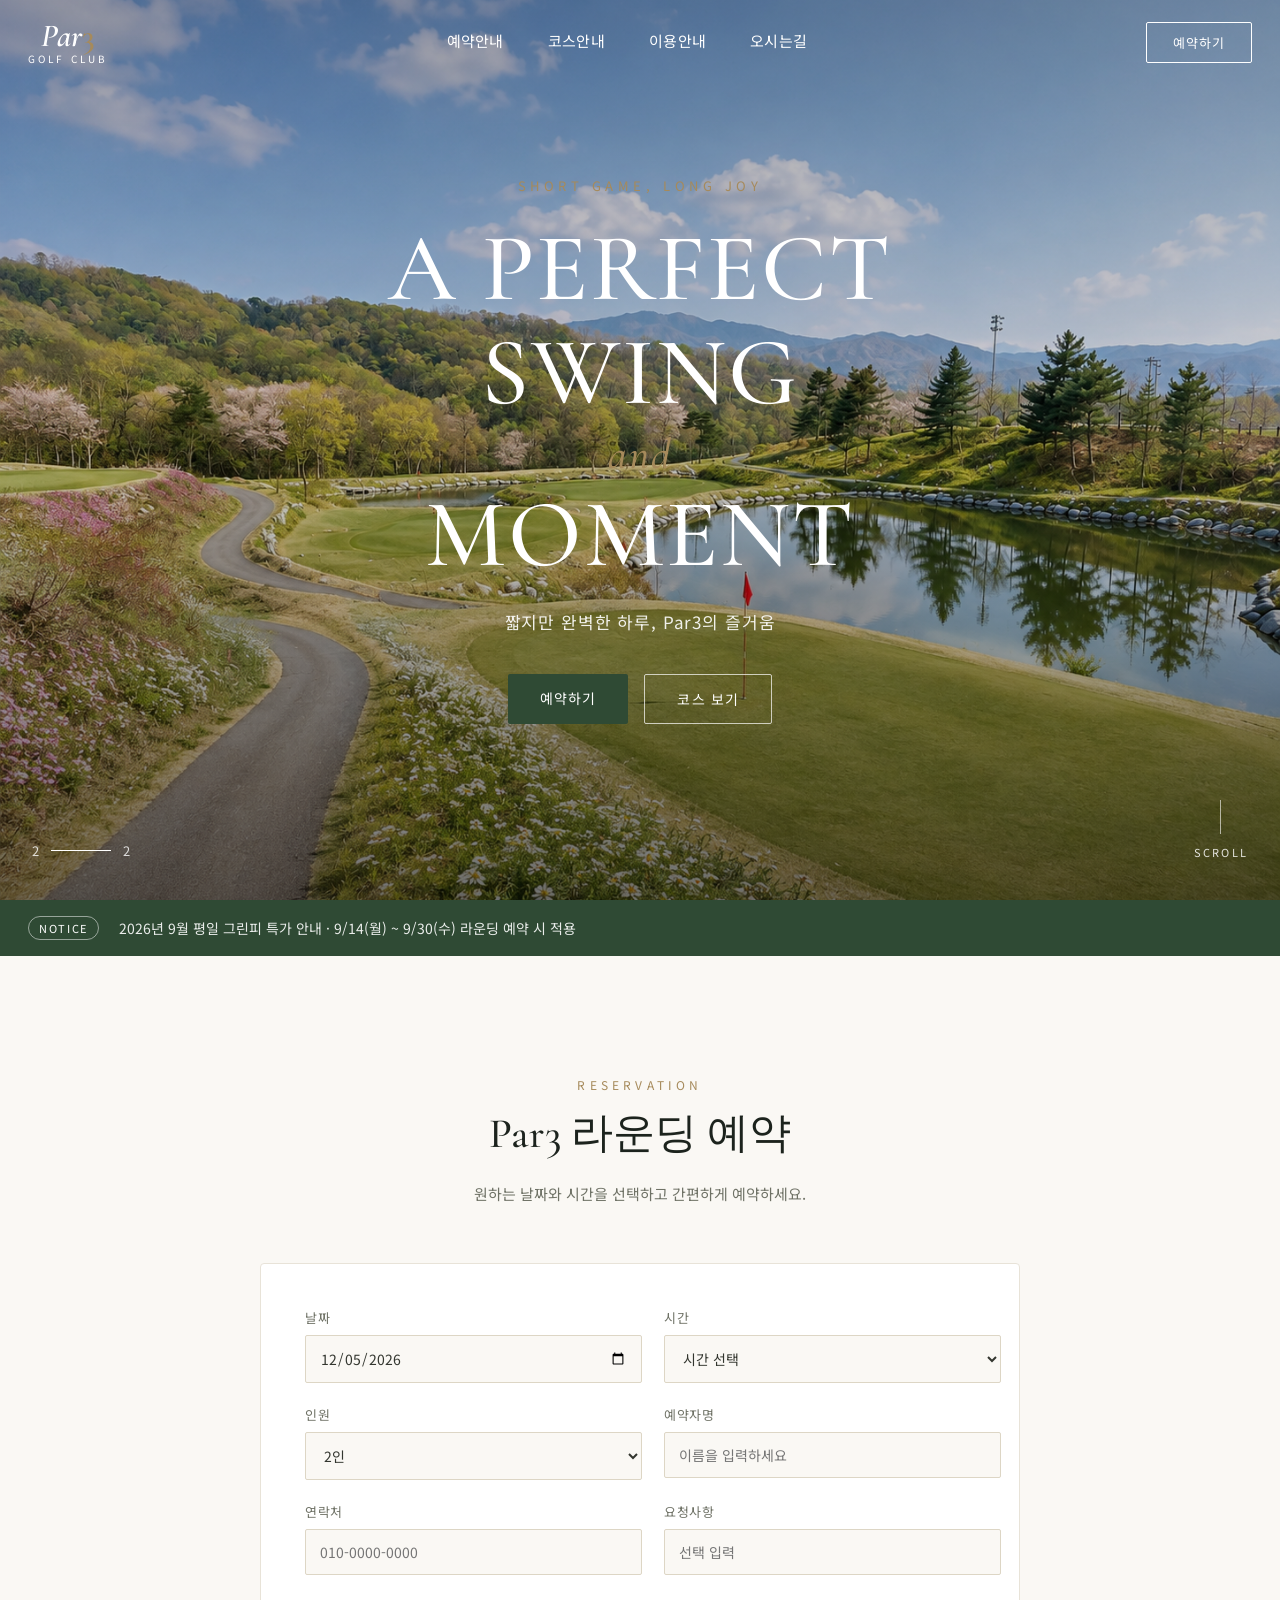
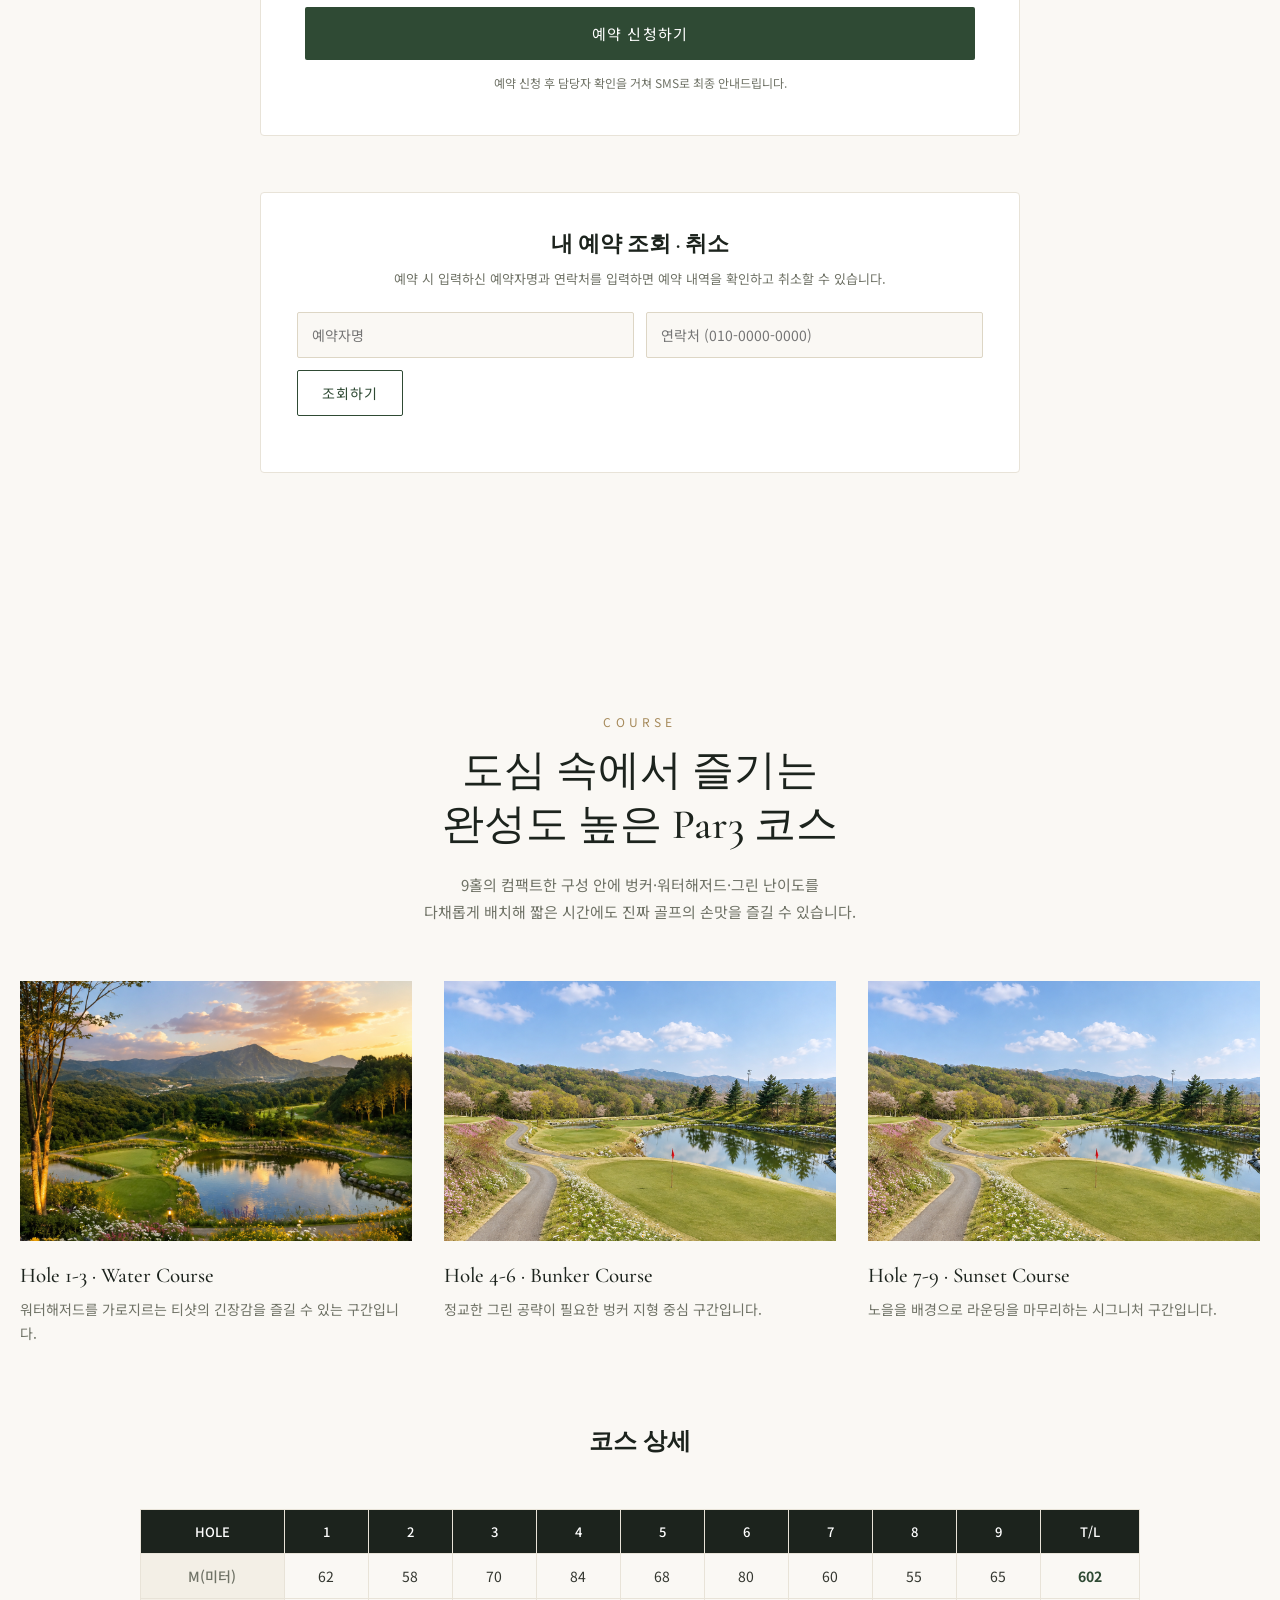
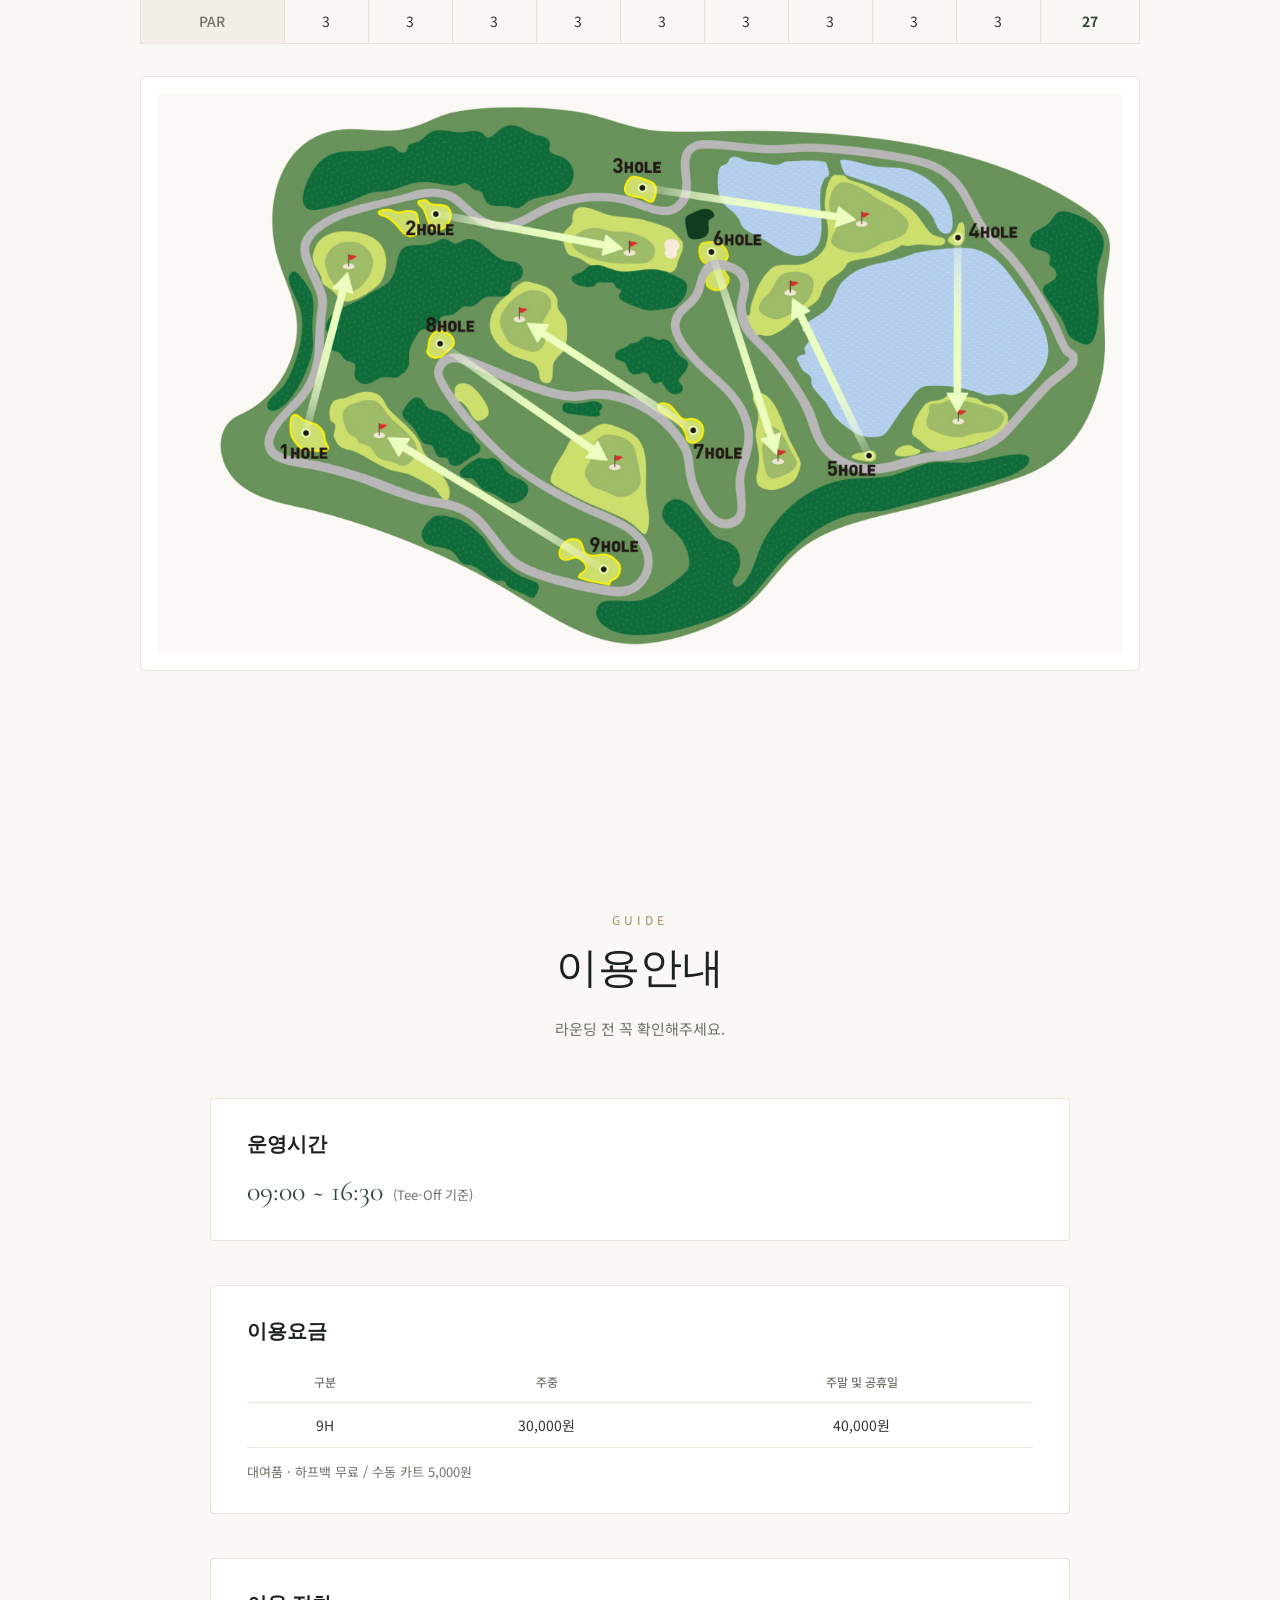
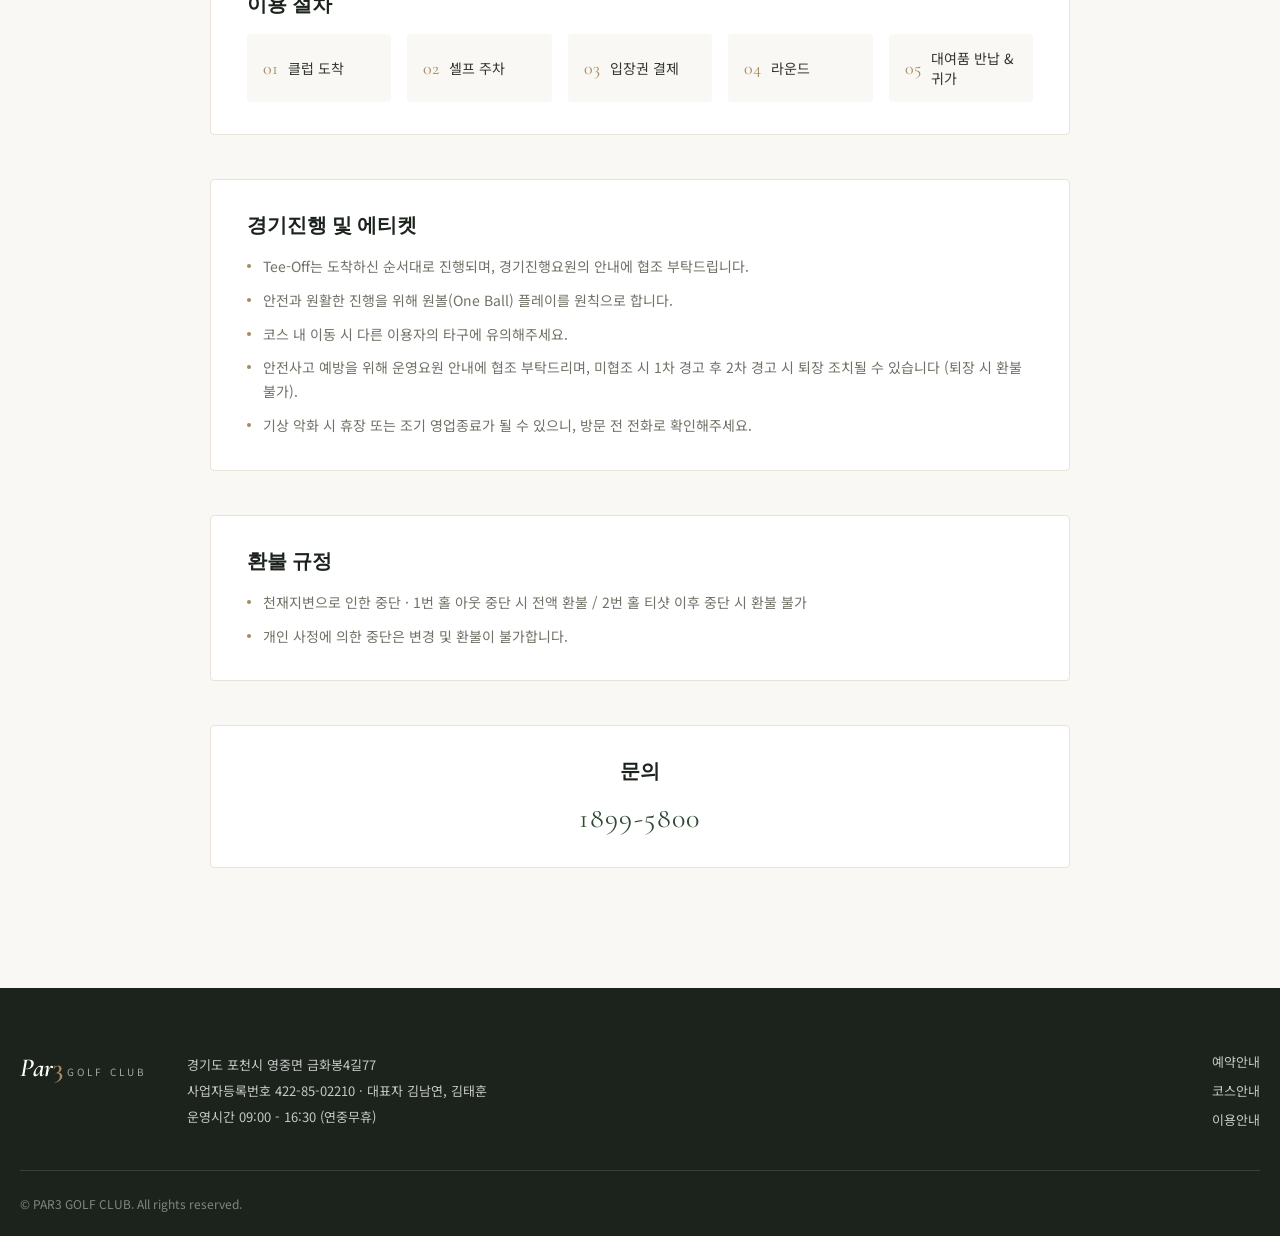
<file: index.html>
<!DOCTYPE html>
<html lang="ko">
<head>
<meta charset="UTF-8">
<meta name="viewport" content="width=device-width, initial-scale=1.0">
<title>PAR3 GOLF CLUB | Par3 골프클럽 예약</title>
<link rel="preconnect" href="https://fonts.googleapis.com">
<link rel="preconnect" href="https://fonts.gstatic.com" crossorigin>
<link href="https://fonts.googleapis.com/css2?family=Cormorant+Garamond:ital,wght@0,400;0,500;0,600;1,500&family=Noto+Sans+KR:wght@300;400;500;600;700&display=swap" rel="stylesheet">
<link rel="stylesheet" href="css/style.css">
</head>
<body>

<!-- Header -->
<header class="header" id="header">
  <div class="header-inner">
    <button class="hamburger" id="hamburgerBtn" aria-label="메뉴 열기">
      <span></span><span></span><span></span>
    </button>

    <a href="#top" class="logo">
      <span class="logo-main">Par<em>3</em></span>
      <span class="logo-sub">GOLF CLUB</span>
    </a>

    <nav class="nav" id="mainNav">
      <a href="#reserve">예약안내</a>
      <a href="#course">코스안내</a>
      <a href="#guide">이용안내</a>
      <a href="#location">오시는길</a>
    </nav>

    <a href="#reserve" class="btn btn-outline header-cta">예약하기</a>
  </div>
</header>

<!-- Mobile Nav Overlay -->
<div class="mobile-nav" id="mobileNav">
  <button class="mobile-nav-close" id="mobileNavClose" aria-label="메뉴 닫기">&times;</button>
  <nav>
    <a href="#reserve">예약안내</a>
    <a href="#course">코스안내</a>
    <a href="#guide">이용안내</a>
    <a href="#location">오시는길</a>
  </nav>
</div>

<!-- Hero -->
<section class="hero" id="top">
  <div class="hero-slides" id="heroSlides">
    <div class="hero-slide is-active" style="background-image:url('images/Par3_image1.png')"></div>
    <div class="hero-slide" style="background-image:url('images/Par3_image2.png')"></div>
  </div>
  <div class="hero-overlay"></div>

  <div class="hero-content">
    <p class="hero-eyebrow">SHORT GAME, LONG JOY</p>
    <h1 class="hero-title">A PERFECT<br>SWING<span class="hero-and">and</span>MOMENT</h1>
    <p class="hero-desc">짧지만 완벽한 하루, Par3의 즐거움</p>
    <div class="hero-actions">
      <a href="#reserve" class="btn btn-solid">예약하기</a>
      <a href="#course" class="btn btn-ghost">코스 보기</a>
    </div>
  </div>

  <div class="hero-pager">
    <span class="hero-pager-current" id="pagerCurrent">1</span>
    <span class="hero-pager-bar"><span id="pagerBar"></span></span>
    <span class="hero-pager-total">2</span>
  </div>

  <button class="scroll-down" id="scrollDown" aria-label="아래로 스크롤">
    <span></span>SCROLL
  </button>
</section>

<!-- Notice bar -->
<section class="notice">
  <div class="notice-inner">
    <span class="notice-tag">NOTICE</span>
    <p>2026년 9월 평일 그린피 특가 안내 · 9/14(월) ~ 9/30(수) 라운딩 예약 시 적용</p>
  </div>
</section>

<!-- Reservation -->
<section class="reserve" id="reserve">
  <div class="section-head">
    <p class="section-eyebrow">RESERVATION</p>
    <h2>Par3 라운딩 예약</h2>
    <p class="section-desc">원하는 날짜와 시간을 선택하고 간편하게 예약하세요.</p>
  </div>

  <form class="reserve-form" id="reserveForm" novalidate>
    <div class="form-grid">
      <div class="form-field">
        <label for="rDate">날짜</label>
        <input type="date" id="rDate" name="date" required>
      </div>
      <div class="form-field">
        <label for="rTime">시간</label>
        <select id="rTime" name="time" required>
          <option value="">시간 선택</option>
        </select>
      </div>
      <div class="form-field">
        <label for="rPeople">인원</label>
        <select id="rPeople" name="people" required>
          <option value="1">1인</option>
          <option value="2" selected>2인</option>
          <option value="3">3인</option>
          <option value="4">4인</option>
        </select>
      </div>
      <div class="form-field">
        <label for="rName">예약자명</label>
        <input type="text" id="rName" name="name" placeholder="이름을 입력하세요" required>
      </div>
      <div class="form-field">
        <label for="rPhone">연락처</label>
        <input type="tel" id="rPhone" name="phone" placeholder="010-0000-0000" required>
      </div>
      <div class="form-field">
        <label for="rRequest">요청사항</label>
        <input type="text" id="rRequest" name="request" placeholder="선택 입력">
      </div>
    </div>

    <p class="form-message" id="formMessage" role="alert"></p>
    <button type="submit" class="btn btn-solid form-submit">예약 신청하기</button>
    <p class="form-note">예약 신청 후 담당자 확인을 거쳐 SMS로 최종 안내드립니다.</p>
  </form>

  <div class="reserve-confirm" id="reserveConfirm">
    <div class="reserve-confirm-box">
      <span class="reserve-confirm-icon">&#10003;</span>
      <h3>예약 신청이 완료되었습니다</h3>
      <p id="confirmSummary"></p>
      <button type="button" class="btn btn-outline" id="confirmClose">닫기</button>
    </div>
  </div>

  <!-- 예약 조회 / 취소 (본인 예약만) -->
  <div class="my-reserve">
    <h3>내 예약 조회 &middot; 취소</h3>
    <p class="my-reserve-desc">예약 시 입력하신 예약자명과 연락처를 입력하면 예약 내역을 확인하고 취소할 수 있습니다.</p>

    <form class="my-reserve-form" id="myReserveForm" novalidate>
      <input type="text" id="myName" placeholder="예약자명" required>
      <input type="tel" id="myPhone" placeholder="연락처 (010-0000-0000)" required>
      <button type="submit" class="btn btn-outline">조회하기</button>
    </form>

    <p class="my-reserve-message" id="myReserveMessage" role="alert"></p>

    <div class="my-reserve-results" id="myReserveResults"></div>
  </div>
</section>

<!-- Course intro -->
<section class="course" id="course">
  <div class="section-head">
    <p class="section-eyebrow">COURSE</p>
    <h2>도심 속에서 즐기는<br>완성도 높은 Par3 코스</h2>
    <p class="section-desc">9홀의 컴팩트한 구성 안에 벙커·워터해저드·그린 난이도를<br>다채롭게 배치해 짧은 시간에도 진짜 골프의 손맛을 즐길 수 있습니다.</p>
  </div>

  <div class="course-grid">
    <article class="course-card">
      <div class="course-card-img" style="background-image:url('images/Par3_image1.png')"></div>
      <h3>Hole 1-3 &middot; Water Course</h3>
      <p>워터해저드를 가로지르는 티샷의 긴장감을 즐길 수 있는 구간입니다.</p>
    </article>
    <article class="course-card">
      <div class="course-card-img" style="background-image:url('images/Par3_image2.png')"></div>
      <h3>Hole 4-6 &middot; Bunker Course</h3>
      <p>정교한 그린 공략이 필요한 벙커 지형 중심 구간입니다.</p>
    </article>
    <article class="course-card">
      <div class="course-card-img" style="background-image:url('images/Par3_image2.png')"></div>
      <h3>Hole 7-9 &middot; Sunset Course</h3>
      <p>노을을 배경으로 라운딩을 마무리하는 시그니처 구간입니다.</p>
    </article>
  </div>

  <!-- 코스 지도 -->
  <div class="course-map-block">
    <h3 class="course-map-title">코스 상세</h3>
    <div class="table-wrap">
      <table class="course-yardage-table">
        <thead>
          <tr>
            <th>HOLE</th><th>1</th><th>2</th><th>3</th><th>4</th><th>5</th><th>6</th><th>7</th><th>8</th><th>9</th><th>T/L</th>
          </tr>
        </thead>
        <tbody>
          <tr>
            <td>M(미터)</td><td>62</td><td>58</td><td>70</td><td>84</td><td>68</td><td>80</td><td>60</td><td>55</td><td>65</td><td><b>602</b></td>
          </tr>
          <tr>
            <td>PAR</td><td>3</td><td>3</td><td>3</td><td>3</td><td>3</td><td>3</td><td>3</td><td>3</td><td>3</td><td><b>27</b></td>
          </tr>
        </tbody>
      </table>
    </div>

    <div class="course-map-image">
      <img src="images/코스.jpg" alt="9홀 코스 배치도" loading="lazy">
    </div>
  </div>
</section>

<!-- 이용안내 -->
<section class="guide" id="guide">
  <div class="section-head">
    <p class="section-eyebrow">GUIDE</p>
    <h2>이용안내</h2>
    <p class="section-desc">라운딩 전 꼭 확인해주세요.</p>
  </div>

  <div class="guide-body">
    <div class="guide-block">
      <h3>운영시간</h3>
      <p class="guide-highlight">09:00 ~ 16:30<span>(Tee-Off 기준)</span></p>
    </div>

    <div class="guide-block">
      <h3>이용요금</h3>
      <div class="table-wrap">
        <table class="guide-table">
          <thead>
            <tr><th>구분</th><th>주중</th><th>주말 및 공휴일</th></tr>
          </thead>
          <tbody>
            <tr><td>9H</td><td>30,000원</td><td>40,000원</td></tr>
          </tbody>
        </table>
      </div>
      <p class="guide-note">대여품 &middot; 하프백 무료 / 수동 카트 5,000원</p>
    </div>

    <div class="guide-block">
      <h3>이용 절차</h3>
      <ol class="guide-steps">
        <li><span>01</span>클럽 도착</li>
        <li><span>02</span>셀프 주차</li>
        <li><span>03</span>입장권 결제</li>
        <li><span>04</span>라운드</li>
        <li><span>05</span>대여품 반납 &amp; 귀가</li>
      </ol>
    </div>

    <div class="guide-block">
      <h3>경기진행 및 에티켓</h3>
      <ul class="guide-list">
        <li>Tee-Off는 도착하신 순서대로 진행되며, 경기진행요원의 안내에 협조 부탁드립니다.</li>
        <li>안전과 원활한 진행을 위해 원볼(One Ball) 플레이를 원칙으로 합니다.</li>
        <li>코스 내 이동 시 다른 이용자의 타구에 유의해주세요.</li>
        <li>안전사고 예방을 위해 운영요원 안내에 협조 부탁드리며, 미협조 시 1차 경고 후 2차 경고 시 퇴장 조치될 수 있습니다 (퇴장 시 환불 불가).</li>
        <li>기상 악화 시 휴장 또는 조기 영업종료가 될 수 있으니, 방문 전 전화로 확인해주세요.</li>
      </ul>
    </div>

    <div class="guide-block">
      <h3>환불 규정</h3>
      <ul class="guide-list">
        <li>천재지변으로 인한 중단 &middot; 1번 홀 아웃 중단 시 전액 환불 / 2번 홀 티샷 이후 중단 시 환불 불가</li>
        <li>개인 사정에 의한 중단은 변경 및 환불이 불가합니다.</li>
      </ul>
    </div>

    <div class="guide-block guide-block-contact">
      <h3>문의</h3>
      <p class="guide-highlight guide-phone">1899-5800</p>
    </div>
  </div>
</section>

<!-- Location / Footer -->
<footer class="footer" id="location">
  <div class="footer-inner">
    <div class="footer-brand">
      <span class="logo-main">Par<em>3</em></span>
      <span class="logo-sub">GOLF CLUB</span>
    </div>
    <div class="footer-info">
      <p>경기도 포천시 영중면 금화봉4길77</p>
      <p>사업자등록번호 422-85-02210 · 대표자 김남연, 김태훈</p>
      <p>운영시간 09:00 - 16:30 (연중무휴)</p>
    </div>
    <div class="footer-links">
      <a href="#reserve">예약안내</a>
      <a href="#course">코스안내</a>
      <a href="#guide">이용안내</a>
    </div>
  </div>
  <p class="footer-copy">&copy; PAR3 GOLF CLUB. All rights reserved.</p>
</footer>

<script src="js/data.js"></script>
<script src="js/main.js"></script>
</body>
</html>
</file>
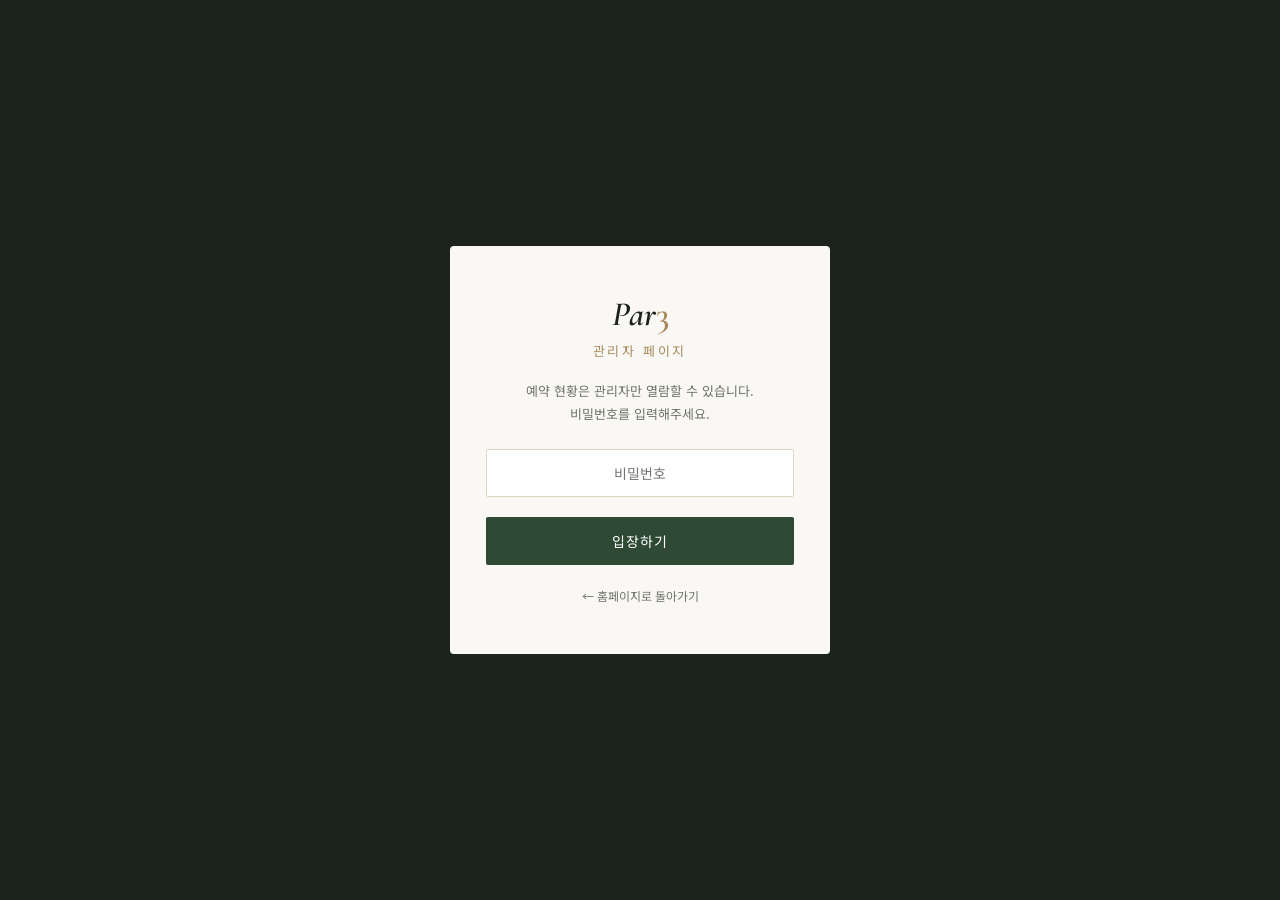
<file: admin.html>
<!DOCTYPE html>
<html lang="ko">
<head>
<meta charset="UTF-8">
<meta name="viewport" content="width=device-width, initial-scale=1.0">
<meta name="robots" content="noindex, nofollow">
<title>예약 현황 관리자 | PAR3 GOLF CLUB</title>
<link rel="preconnect" href="https://fonts.googleapis.com">
<link rel="preconnect" href="https://fonts.gstatic.com" crossorigin>
<link href="https://fonts.googleapis.com/css2?family=Cormorant+Garamond:ital,wght@0,400;0,500;0,600;1,500&family=Noto+Sans+KR:wght@300;400;500;600;700&display=swap" rel="stylesheet">
<link rel="stylesheet" href="css/style.css">
<link rel="stylesheet" href="css/admin.css">
</head>
<body class="admin-body">

<!-- 로그인 게이트 -->
<div class="admin-gate" id="adminGate">
  <form class="admin-gate-box" id="adminLoginForm">
    <span class="logo-main admin-gate-logo">Par<em>3</em></span>
    <p class="admin-gate-sub">관리자 페이지</p>
    <p class="admin-gate-desc">예약 현황은 관리자만 열람할 수 있습니다.<br>비밀번호를 입력해주세요.</p>
    <input type="password" id="adminPassword" placeholder="비밀번호" autocomplete="current-password" required>
    <p class="admin-gate-error" id="adminGateError" hidden>비밀번호가 올바르지 않습니다.</p>
    <button type="submit" class="btn btn-solid admin-gate-submit">입장하기</button>
    <a href="index.html" class="admin-gate-back">← 홈페이지로 돌아가기</a>
  </form>
</div>

<!-- 관리자 콘텐츠 -->
<div class="admin-content" id="adminContent" hidden>
  <header class="admin-header">
    <span class="logo-main">Par<em>3</em></span>
    <span class="admin-header-title">예약 현황 관리자</span>
    <div class="admin-header-actions">
      <a href="index.html" class="btn btn-outline admin-nav-btn">홈페이지</a>
      <button type="button" class="btn btn-ghost-dark admin-logout-btn" id="adminLogoutBtn">로그아웃</button>
    </div>
  </header>

  <main class="status admin-main">
    <div class="section-head">
      <p class="section-eyebrow">STATUS</p>
      <h2>예약 현황</h2>
      <p class="section-desc">날짜별 예약 가능 시간을 확인하거나, 전체 예약 내역을 검색·취소할 수 있습니다.</p>
    </div>

    <div class="status-tabs" role="tablist">
      <button type="button" class="tab-btn is-active" id="tabTimetableBtn" role="tab" aria-selected="true">타임테이블</button>
      <button type="button" class="tab-btn" id="tabListBtn" role="tab" aria-selected="false">전체 예약 목록</button>
      <button type="button" class="tab-btn" id="tabHistoryBtn" role="tab" aria-selected="false">히스토리</button>
    </div>

    <div class="status-panel" id="timetablePanel">
      <div class="status-panel-head">
        <label for="ttDate">조회 날짜</label>
        <input type="date" id="ttDate">
      </div>
      <div class="table-wrap">
        <table class="reserve-table tt-sheet" id="timetableTable">
          <thead>
            <tr>
              <th class="tt-sheet-no">NO</th>
              <th>시간</th>
              <th>예약자명</th>
              <th>비고</th>
              <th></th>
            </tr>
          </thead>
          <tbody id="timetableTableBody"></tbody>
          <tfoot>
            <tr>
              <td colspan="5" id="timetableSubtotal">소계 : 0팀</td>
            </tr>
          </tfoot>
        </table>
      </div>
    </div>

    <div class="status-panel" id="listPanel" hidden>
      <div class="status-panel-head">
        <label for="listDateFilter">조회 날짜</label>
        <input type="date" id="listDateFilter">
        <label for="searchInput" class="sr-only">이름, 연락처, 요청사항 검색</label>
        <input type="text" id="searchInput" placeholder="이름, 연락처, 요청사항으로 검색">
      </div>
      <div class="table-wrap">
        <table class="reserve-table" id="reserveTable">
          <thead>
            <tr>
              <th>날짜</th><th>시간</th><th>이름</th><th>연락처</th><th>인원</th><th>요청사항</th><th></th>
            </tr>
          </thead>
          <tbody id="reserveTableBody"></tbody>
        </table>
      </div>
      <p class="empty-state" id="emptyState" hidden>예약 내역이 없습니다.</p>
    </div>

    <div class="status-panel" id="historyPanel" hidden>
      <div class="status-panel-head">
        <label for="historySearchInput" class="sr-only">이름 또는 연락처 검색</label>
        <input type="text" id="historySearchInput" placeholder="이름 또는 연락처로 검색">
      </div>
      <div class="table-wrap">
        <table class="reserve-table" id="historyTable">
          <thead>
            <tr>
              <th>처리일시</th><th>구분</th><th>날짜</th><th>시간</th><th>이름</th><th>연락처</th><th>인원</th>
            </tr>
          </thead>
          <tbody id="historyTableBody"></tbody>
        </table>
      </div>
      <p class="empty-state" id="historyEmptyState" hidden>히스토리가 없습니다.</p>
    </div>
  </main>
</div>

<script src="js/data.js"></script>
<script src="js/admin.js"></script>
</body>
</html>
</file>
<file: css/style.css>
:root {
  --color-bg: #faf8f4;
  --color-cream: #f3efe6;
  --color-dark: #1c231d;
  --color-green: #2f4a34;
  --color-green-light: #4a6b4f;
  --color-gold: #a68a5b;
  --color-text: #33362f;
  --color-text-light: #6f7266;
  --color-white: #ffffff;
  --font-serif: 'Cormorant Garamond', serif;
  --font-sans: 'Noto Sans KR', sans-serif;
  --header-h: 84px;
}

* { margin: 0; padding: 0; box-sizing: border-box; }

html { scroll-behavior: smooth; }

body {
  font-family: var(--font-sans);
  color: var(--color-text);
  background: var(--color-bg);
  overflow-x: hidden;
}

a { text-decoration: none; color: inherit; }
ul { list-style: none; }
button { font-family: inherit; cursor: pointer; border: none; background: none; }
img { max-width: 100%; display: block; }

.btn {
  display: inline-block;
  padding: 14px 32px;
  font-size: 14px;
  letter-spacing: 0.08em;
  border-radius: 2px;
  transition: all 0.25s ease;
  text-align: center;
}
.btn-solid {
  background: var(--color-green);
  color: var(--color-white);
}
.btn-solid:hover { background: var(--color-dark); }
.btn-outline {
  border: 1px solid var(--color-green);
  color: var(--color-green);
}
.btn-outline:hover { background: var(--color-green); color: var(--color-white); }
.btn-ghost {
  border: 1px solid rgba(255,255,255,0.7);
  color: #fff;
}
.btn-ghost:hover { background: rgba(255,255,255,0.15); }

/* ---------- Header ---------- */
.header {
  position: fixed;
  top: 0; left: 0; right: 0;
  height: var(--header-h);
  z-index: 100;
  background: transparent;
  transition: background 0.3s ease, box-shadow 0.3s ease;
}
.header.is-scrolled {
  background: rgba(250, 248, 244, 0.95);
  box-shadow: 0 2px 12px rgba(0,0,0,0.06);
}
.header-inner {
  max-width: 1280px;
  height: 100%;
  margin: 0 auto;
  padding: 0 28px;
  display: flex;
  align-items: center;
  justify-content: space-between;
}

.logo {
  display: flex;
  flex-direction: column;
  align-items: center;
  line-height: 1;
}
.logo-main {
  font-family: var(--font-serif);
  font-size: 32px;
  font-style: italic;
  font-weight: 600;
  color: var(--color-white);
  transition: color 0.3s ease;
}
.header.is-scrolled .logo-main { color: var(--color-green); }
.logo-main em { font-style: normal; color: var(--color-gold); }
.logo-sub {
  font-size: 10px;
  letter-spacing: 0.3em;
  color: var(--color-white);
  margin-top: 2px;
  transition: color 0.3s ease;
}
.header.is-scrolled .logo-sub { color: var(--color-text-light); }

.nav {
  display: flex;
  gap: 44px;
}
.nav a {
  font-size: 15px;
  color: var(--color-white);
  letter-spacing: 0.02em;
  position: relative;
  padding-bottom: 4px;
  transition: color 0.3s ease;
}
.header.is-scrolled .nav a { color: var(--color-text); }
.nav a::after {
  content: '';
  position: absolute;
  left: 0; bottom: 0;
  width: 0; height: 1px;
  background: currentColor;
  transition: width 0.25s ease;
}
.nav a:hover::after { width: 100%; }

.header-cta {
  padding: 10px 26px;
  font-size: 13px;
  border-color: var(--color-white);
  color: var(--color-white);
}
.header.is-scrolled .header-cta {
  border-color: var(--color-green);
  color: var(--color-green);
}
.header-cta:hover { background: var(--color-white); color: var(--color-green) !important; }

.hamburger {
  display: none;
  flex-direction: column;
  gap: 5px;
  width: 26px;
}
.hamburger span {
  display: block;
  height: 1.5px;
  background: var(--color-white);
  transition: background 0.3s ease;
}
.header.is-scrolled .hamburger span { background: var(--color-text); }

/* ---------- Mobile Nav ---------- */
.mobile-nav {
  position: fixed;
  inset: 0;
  background: var(--color-dark);
  z-index: 200;
  display: flex;
  align-items: center;
  justify-content: center;
  transform: translateY(-100%);
  transition: transform 0.4s ease;
}
.mobile-nav.is-open { transform: translateY(0); }
.mobile-nav nav {
  display: flex;
  flex-direction: column;
  gap: 32px;
  text-align: center;
}
.mobile-nav a {
  font-family: var(--font-serif);
  font-size: 30px;
  color: var(--color-white);
}
.mobile-nav-close {
  position: absolute;
  top: 24px; right: 28px;
  font-size: 36px;
  color: var(--color-white);
  line-height: 1;
}

/* ---------- Hero ---------- */
.hero {
  position: relative;
  height: 100vh;
  min-height: 560px;
  overflow: hidden;
  color: var(--color-white);
}
.hero-slides { position: absolute; inset: 0; }
.hero-slide {
  position: absolute; inset: 0;
  background-size: cover;
  background-position: center;
  opacity: 0;
  transition: opacity 1.2s ease;
}
.hero-slide.is-active { opacity: 1; }
.hero-overlay {
  position: absolute; inset: 0;
  background: linear-gradient(180deg, rgba(0,0,0,0.35) 0%, rgba(0,0,0,0.15) 45%, rgba(0,0,0,0.55) 100%);
}
.hero-content {
  position: relative;
  z-index: 2;
  height: 100%;
  display: flex;
  flex-direction: column;
  align-items: center;
  justify-content: center;
  text-align: center;
  padding: 0 20px;
}
.hero-eyebrow {
  font-size: 13px;
  letter-spacing: 0.35em;
  color: var(--color-gold);
  margin-bottom: 22px;
}
.hero-title {
  font-family: var(--font-serif);
  font-weight: 500;
  font-size: clamp(42px, 8vw, 96px);
  line-height: 1.08;
  letter-spacing: 0.02em;
}
.hero-and {
  display: block;
  font-style: italic;
  font-size: 0.45em;
  margin: 6px 0;
  color: var(--color-gold);
}
.hero-desc {
  margin-top: 22px;
  font-size: 17px;
  letter-spacing: 0.05em;
  color: rgba(255,255,255,0.9);
}
.hero-actions {
  margin-top: 40px;
  display: flex;
  gap: 16px;
}

.hero-pager {
  position: absolute;
  left: 32px; bottom: 40px;
  z-index: 2;
  display: flex;
  align-items: center;
  gap: 12px;
  font-size: 13px;
  color: rgba(255,255,255,0.8);
}
.hero-pager-bar {
  width: 60px; height: 1px;
  background: rgba(255,255,255,0.3);
  position: relative;
}
.hero-pager-bar span {
  position: absolute; left: 0; top: 0;
  height: 100%;
  background: var(--color-white);
  transition: width 0.3s ease;
}

.scroll-down {
  position: absolute;
  right: 32px; bottom: 40px;
  z-index: 2;
  display: flex;
  flex-direction: column;
  align-items: center;
  gap: 10px;
  font-size: 11px;
  letter-spacing: 0.2em;
  color: rgba(255,255,255,0.85);
}
.scroll-down span {
  width: 1px; height: 34px;
  background: rgba(255,255,255,0.6);
  position: relative;
  overflow: hidden;
}
.scroll-down span::after {
  content: '';
  position: absolute;
  left: 0; top: -100%;
  width: 100%; height: 100%;
  background: var(--color-gold);
  animation: scrollLine 1.8s ease-in-out infinite;
}
@keyframes scrollLine {
  0% { top: -100%; }
  60% { top: 100%; }
  100% { top: 100%; }
}

/* ---------- Notice ---------- */
.notice { background: var(--color-green); color: var(--color-white); }
.notice-inner {
  max-width: 1280px;
  margin: 0 auto;
  padding: 16px 28px;
  display: flex;
  align-items: center;
  gap: 20px;
  font-size: 14px;
}
.notice-tag {
  font-size: 11px;
  letter-spacing: 0.15em;
  border: 1px solid rgba(255,255,255,0.5);
  padding: 3px 10px;
  border-radius: 20px;
  flex-shrink: 0;
}
.notice-inner p { flex: 1; color: rgba(255,255,255,0.9); }
.notice-inner a { flex-shrink: 0; color: var(--color-gold); font-size: 13px; }

/* ---------- Section head ---------- */
.section-head {
  max-width: 700px;
  margin: 0 auto 56px;
  text-align: center;
  padding: 0 20px;
}
.section-eyebrow {
  font-size: 12px;
  letter-spacing: 0.35em;
  color: var(--color-gold);
  margin-bottom: 14px;
}
.section-head h2 {
  font-family: var(--font-serif);
  font-weight: 500;
  font-size: clamp(28px, 4vw, 42px);
  line-height: 1.3;
  color: var(--color-dark);
}
.section-head.light h2 { color: var(--color-white); }
.section-head.light .section-desc { color: rgba(255,255,255,0.75); }
.section-desc {
  margin-top: 18px;
  font-size: 15px;
  line-height: 1.8;
  color: var(--color-text-light);
}

/* ---------- Course ---------- */
.course { padding: 120px 20px; max-width: 1280px; margin: 0 auto; }
.course-grid {
  display: grid;
  grid-template-columns: repeat(3, 1fr);
  gap: 32px;
}
.course-card-img {
  height: 260px;
  background-size: cover;
  background-position: center;
  margin-bottom: 22px;
  transition: transform 0.4s ease;
  overflow: hidden;
}
.course-card:hover .course-card-img { transform: scale(1.04); }
.course-card h3 {
  font-family: var(--font-serif);
  font-weight: 500;
  font-size: 21px;
  margin-bottom: 10px;
  color: var(--color-dark);
}
.course-card p {
  font-size: 14px;
  color: var(--color-text-light);
  line-height: 1.7;
}

/* ---------- Course map ---------- */
.course-map-block {
  max-width: 1000px;
  margin: 80px auto 0;
}
.course-map-title {
  font-family: var(--font-serif);
  font-size: 24px;
  color: var(--color-dark);
  text-align: center;
  margin-bottom: 28px;
}

.course-yardage-table {
  width: 100%;
  border-collapse: collapse;
  margin-top: 24px;
  font-size: 14px;
  min-width: 640px;
}
.course-yardage-table th, .course-yardage-table td {
  padding: 12px 14px;
  text-align: center;
  border: 1px solid #e8e3d8;
}
.course-yardage-table th {
  background: var(--color-dark);
  color: var(--color-white);
  font-weight: 500;
  font-size: 13px;
}
.course-yardage-table td:first-child {
  background: var(--color-cream);
  font-weight: 500;
  color: var(--color-text-light);
}
.course-yardage-table td b { color: var(--color-green); }

.course-map-image {
  margin-top: 32px;
  background: var(--color-white);
  border: 1px solid #e8e3d8;
  border-radius: 4px;
  padding: 16px;
}
.course-map-image img {
  width: 100%;
  height: auto;
  border-radius: 2px;
}

/* ---------- Guide ---------- */
.guide { padding: 120px 20px; max-width: 900px; margin: 0 auto; }
.guide-body { display: flex; flex-direction: column; gap: 44px; }
.guide-block {
  background: var(--color-white);
  border: 1px solid #e8e3d8;
  border-radius: 4px;
  padding: 32px 36px;
}
.guide-block h3 {
  font-family: var(--font-serif);
  font-size: 20px;
  color: var(--color-dark);
  margin-bottom: 16px;
}
.guide-highlight {
  font-family: var(--font-serif);
  font-size: 28px;
  color: var(--color-green);
}
.guide-highlight span {
  display: inline-block;
  margin-left: 10px;
  font-family: var(--font-sans);
  font-size: 13px;
  color: var(--color-text-light);
}
.guide-table { width: 100%; border-collapse: collapse; font-size: 14px; min-width: 360px; }
.guide-table th, .guide-table td {
  padding: 12px 10px;
  text-align: center;
  border-bottom: 1px solid #eee7d9;
}
.guide-table th { color: var(--color-text-light); font-weight: 500; font-size: 12px; }
.guide-note { margin-top: 14px; font-size: 13px; color: var(--color-text-light); }

.guide-steps {
  display: flex;
  flex-wrap: wrap;
  gap: 16px;
  list-style: none;
}
.guide-steps li {
  flex: 1 1 140px;
  display: flex;
  align-items: center;
  gap: 10px;
  padding: 14px 16px;
  background: var(--color-bg);
  border-radius: 4px;
  font-size: 14px;
  color: var(--color-text);
}
.guide-steps li span {
  font-family: var(--font-serif);
  font-size: 18px;
  color: var(--color-gold);
}

.guide-list { list-style: none; display: flex; flex-direction: column; gap: 10px; }
.guide-list li {
  position: relative;
  padding-left: 16px;
  font-size: 14px;
  line-height: 1.7;
  color: var(--color-text-light);
}
.guide-list li::before {
  content: '';
  position: absolute;
  left: 0; top: 9px;
  width: 4px; height: 4px;
  border-radius: 50%;
  background: var(--color-gold);
}

.guide-block-contact { text-align: center; }
.guide-phone { letter-spacing: 0.05em; }

/* ---------- Reserve ---------- */
.reserve { padding: 120px 20px; max-width: 800px; margin: 0 auto; position: relative; }
.reserve-form {
  background: var(--color-white);
  border: 1px solid #e8e3d8;
  padding: 44px;
  border-radius: 4px;
}
.form-grid {
  display: grid;
  grid-template-columns: repeat(2, 1fr);
  gap: 22px;
}
.form-field { display: flex; flex-direction: column; gap: 8px; }
.form-field label {
  font-size: 13px;
  letter-spacing: 0.05em;
  color: var(--color-text-light);
}
.form-field input, .form-field select {
  border: 1px solid #ddd6c5;
  padding: 12px 14px;
  font-size: 14px;
  font-family: inherit;
  border-radius: 2px;
  background: var(--color-bg);
  color: var(--color-text);
  transition: border-color 0.2s ease;
}
.form-field input:focus, .form-field select:focus {
  outline: none;
  border-color: var(--color-green);
}
.form-field.error input, .form-field.error select { border-color: #b5533f; }
.form-submit {
  width: 100%;
  margin-top: 32px;
  padding: 16px;
  font-size: 15px;
}
.form-note {
  margin-top: 14px;
  font-size: 12px;
  color: var(--color-text-light);
  text-align: center;
}
.form-message {
  display: none;
  margin-top: 20px;
  padding: 12px 16px;
  font-size: 13px;
  border-radius: 2px;
  text-align: center;
}
.form-message.is-visible { display: block; }
.form-message.is-error {
  background: #fbeae5;
  color: #9a4331;
  border: 1px solid #e6c3b6;
}
.form-message.is-success {
  background: #eaf1ea;
  color: var(--color-green);
  border: 1px solid #c9dcc9;
}

/* ---------- My Reserve (본인 예약 조회/취소) ---------- */
.my-reserve {
  max-width: 800px;
  margin: 56px auto 0;
  padding: 36px;
  background: var(--color-white);
  border: 1px solid #e8e3d8;
  border-radius: 4px;
}
.my-reserve h3 {
  font-family: var(--font-serif);
  font-size: 22px;
  color: var(--color-dark);
  margin-bottom: 10px;
  text-align: center;
}
.my-reserve-desc {
  font-size: 13px;
  color: var(--color-text-light);
  text-align: center;
  margin-bottom: 24px;
}
.my-reserve-form {
  display: flex;
  gap: 12px;
  flex-wrap: wrap;
}
.my-reserve-form input {
  flex: 1 1 180px;
  border: 1px solid #ddd6c5;
  padding: 12px 14px;
  font-size: 14px;
  font-family: inherit;
  border-radius: 2px;
  background: var(--color-bg);
  color: var(--color-text);
}
.my-reserve-form input:focus { outline: none; border-color: var(--color-green); }
.my-reserve-form .btn { flex: 0 0 auto; padding: 12px 24px; }

.my-reserve-message {
  display: none;
  margin-top: 18px;
  padding: 12px 16px;
  font-size: 13px;
  border-radius: 2px;
  text-align: center;
}
.my-reserve-message.is-visible { display: block; }
.my-reserve-message.is-error { background: #fbeae5; color: #9a4331; border: 1px solid #e6c3b6; }
.my-reserve-message.is-empty { background: #f1f0eb; color: var(--color-text-light); border: 1px solid #e8e3d8; }

.my-reserve-results { margin-top: 20px; display: flex; flex-direction: column; gap: 12px; }
.my-reserve-card {
  display: flex;
  align-items: center;
  justify-content: space-between;
  gap: 16px;
  flex-wrap: wrap;
  padding: 16px 20px;
  background: var(--color-bg);
  border: 1px solid #e8e3d8;
  border-radius: 4px;
  font-size: 14px;
}
.my-reserve-card-info b { font-family: var(--font-serif); font-size: 17px; color: var(--color-dark); margin-right: 10px; }
.my-reserve-card-info span { color: var(--color-text-light); font-size: 13px; }

.reserve-confirm {
  position: fixed;
  inset: 0;
  background: rgba(28, 35, 29, 0.55);
  z-index: 300;
  display: none;
  align-items: center;
  justify-content: center;
  padding: 20px;
}
.reserve-confirm.is-open { display: flex; }
.reserve-confirm-box {
  background: var(--color-white);
  padding: 48px 40px;
  max-width: 380px;
  width: 100%;
  text-align: center;
  border-radius: 4px;
}
.reserve-confirm-icon {
  display: inline-flex;
  align-items: center;
  justify-content: center;
  width: 56px; height: 56px;
  border-radius: 50%;
  background: var(--color-green);
  color: var(--color-white);
  font-size: 24px;
  margin-bottom: 20px;
}
.reserve-confirm-box h3 {
  font-family: var(--font-serif);
  font-size: 22px;
  margin-bottom: 14px;
  color: var(--color-dark);
}
.reserve-confirm-box p {
  font-size: 14px;
  color: var(--color-text-light);
  line-height: 1.8;
  margin-bottom: 26px;
  white-space: pre-line;
}

/* ---------- Status (Timetable & Reservation list) ---------- */
.status { padding: 0 20px 120px; max-width: 1000px; margin: 0 auto; }
.sr-only {
  position: absolute; width: 1px; height: 1px;
  padding: 0; margin: -1px; overflow: hidden;
  clip: rect(0,0,0,0); white-space: nowrap; border: 0;
}
.status-tabs {
  display: flex;
  gap: 8px;
  justify-content: center;
  margin-bottom: 32px;
}
.tab-btn {
  padding: 12px 28px;
  font-size: 14px;
  letter-spacing: 0.02em;
  color: var(--color-text-light);
  border: 1px solid #e8e3d8;
  border-radius: 20px;
  background: var(--color-white);
  transition: all 0.2s ease;
}
.tab-btn.is-active {
  background: var(--color-green);
  border-color: var(--color-green);
  color: var(--color-white);
}
.status-panel {
  background: var(--color-white);
  border: 1px solid #e8e3d8;
  border-radius: 4px;
  padding: 36px;
}
.status-panel-head {
  display: flex;
  align-items: center;
  flex-wrap: wrap;
  gap: 12px;
  margin-bottom: 24px;
}
.status-panel-head label {
  font-size: 13px;
  color: var(--color-text-light);
}
.status-panel-head input {
  border: 1px solid #ddd6c5;
  padding: 10px 14px;
  font-size: 14px;
  font-family: inherit;
  border-radius: 2px;
  background: var(--color-bg);
  color: var(--color-text);
  flex: 1;
  max-width: 260px;
}
.status-panel-head input:focus { outline: none; border-color: var(--color-green); }

/* 타임테이블 표: 전체 예약 목록(.reserve-table)과 같은 스타일을 쓰고
   NO 컬럼 너비와 예약된 행 배경, 소계 행만 덧붙인다 */
.tt-sheet .tt-sheet-no { width: 44px; color: var(--color-text-light); }
.tt-sheet tbody tr.is-booked { background: #f3f8f3; }
.tt-sheet tfoot td {
  text-align: left;
  font-weight: 500;
  color: var(--color-dark);
  background: var(--color-cream);
  border-bottom: none;
}

.table-wrap { overflow-x: auto; }
.reserve-table {
  width: 100%;
  border-collapse: collapse;
  font-size: 13px;
  min-width: 640px;
}
.reserve-table th, .reserve-table td {
  padding: 12px 10px;
  text-align: left;
  border-bottom: 1px solid #eee7d9;
  white-space: nowrap;
}
.reserve-table th {
  color: var(--color-text-light);
  font-weight: 500;
  font-size: 12px;
  letter-spacing: 0.04em;
}
.reserve-table td.memo-cell { white-space: normal; max-width: 200px; }
.cancel-btn {
  font-size: 12px;
  color: #9a4331;
  border: 1px solid #e6c3b6;
  padding: 5px 12px;
  border-radius: 20px;
}
.cancel-btn:hover { background: #fbeae5; }
.empty-state {
  text-align: center;
  padding: 40px 0;
  font-size: 14px;
  color: var(--color-text-light);
}

.history-badge {
  display: inline-block;
  padding: 3px 10px;
  border-radius: 20px;
  font-size: 12px;
  font-weight: 500;
}
.history-badge.is-created { background: #eaf1ea; color: var(--color-green); }
.history-badge.is-cancelled { background: #fbeae5; color: #9a4331; }

/* ---------- Footer ---------- */
.footer { background: var(--color-dark); color: rgba(255,255,255,0.75); padding: 64px 20px 24px; }
.footer-inner {
  max-width: 1280px;
  margin: 0 auto;
  display: grid;
  grid-template-columns: auto 1fr auto;
  gap: 40px;
  align-items: start;
  padding-bottom: 40px;
  border-bottom: 1px solid rgba(255,255,255,0.12);
}
.footer-brand .logo-main { color: var(--color-white); font-size: 26px; }
.footer-brand .logo-sub { color: rgba(255,255,255,0.6); }
.footer-info p { font-size: 13px; line-height: 2; }
.footer-links { display: flex; flex-direction: column; gap: 10px; font-size: 13px; }
.footer-links a:hover { color: var(--color-gold); }
.footer-copy {
  max-width: 1280px;
  margin: 24px auto 0;
  font-size: 12px;
  color: rgba(255,255,255,0.45);
}

/* ---------- Responsive ---------- */
@media (max-width: 960px) {
  .nav, .header-cta { display: none; }
  .hamburger { display: flex; }
  .course-grid { grid-template-columns: 1fr; }
  .form-grid { grid-template-columns: 1fr; }
  .footer-inner { grid-template-columns: 1fr; gap: 24px; }
}

@media (max-width: 520px) {
  .hero-actions { flex-direction: column; width: 100%; }
  .hero-actions .btn { width: 100%; }
  .notice-inner { flex-direction: column; align-items: flex-start; gap: 8px; }
  .status-panel { padding: 24px 18px; }
  .status-tabs { flex-wrap: wrap; }
}
</file>
<file: css/admin.css>
/* ---------- Admin page ---------- */
.admin-body {
  background: var(--color-dark);
  min-height: 100vh;
}

/* Login gate */
.admin-gate {
  min-height: 100vh;
  display: flex;
  align-items: center;
  justify-content: center;
  padding: 20px;
}
/* [hidden]이 .admin-gate{display:flex}보다 우선하도록 명시
   (그렇지 않으면 hidden 속성을 줘도 계속 flex로 보임) */
.admin-gate[hidden] { display: none; }
.admin-gate-box {
  width: 100%;
  max-width: 380px;
  background: var(--color-bg);
  border-radius: 4px;
  padding: 48px 36px;
  text-align: center;
}
.admin-gate-logo {
  color: var(--color-dark);
  font-size: 34px;
}
.admin-gate-sub {
  margin-top: 6px;
  font-size: 13px;
  letter-spacing: 0.2em;
  color: var(--color-gold);
}
.admin-gate-desc {
  margin: 20px 0 24px;
  font-size: 13px;
  line-height: 1.7;
  color: var(--color-text-light);
}
.admin-gate-box input {
  width: 100%;
  border: 1px solid #ddd6c5;
  padding: 13px 14px;
  font-size: 14px;
  font-family: inherit;
  border-radius: 2px;
  background: var(--color-white);
  color: var(--color-text);
  text-align: center;
}
.admin-gate-box input:focus { outline: none; border-color: var(--color-green); }
.admin-gate-error {
  margin-top: 12px;
  font-size: 12px;
  color: #9a4331;
}
.admin-gate-submit {
  width: 100%;
  margin-top: 20px;
  padding: 14px;
}
.admin-gate-back {
  display: inline-block;
  margin-top: 22px;
  font-size: 12px;
  color: var(--color-text-light);
}
.admin-gate-back:hover { color: var(--color-green); }

/* Admin content */
.admin-content { background: var(--color-bg); min-height: 100vh; }
.admin-header {
  display: flex;
  align-items: center;
  gap: 16px;
  padding: 20px 28px;
  background: var(--color-dark);
  color: var(--color-white);
}
.admin-header .logo-main { font-size: 24px; color: var(--color-white); }
.admin-header-title {
  font-size: 14px;
  letter-spacing: 0.05em;
  color: rgba(255,255,255,0.75);
  border-left: 1px solid rgba(255,255,255,0.25);
  padding-left: 16px;
}
.admin-header-actions {
  margin-left: auto;
  display: flex;
  gap: 10px;
}
.admin-nav-btn, .admin-logout-btn {
  padding: 9px 20px;
  font-size: 13px;
}
.btn-ghost-dark {
  border: 1px solid rgba(255,255,255,0.4);
  color: var(--color-white);
}
.btn-ghost-dark:hover { background: rgba(255,255,255,0.1); }

.admin-main { padding-top: 56px; }

@media (max-width: 520px) {
  .admin-header { flex-wrap: wrap; padding: 16px 18px; }
  .admin-header-title { border-left: none; padding-left: 0; width: 100%; }
  .admin-header-actions { margin-left: 0; }
}
</file>
